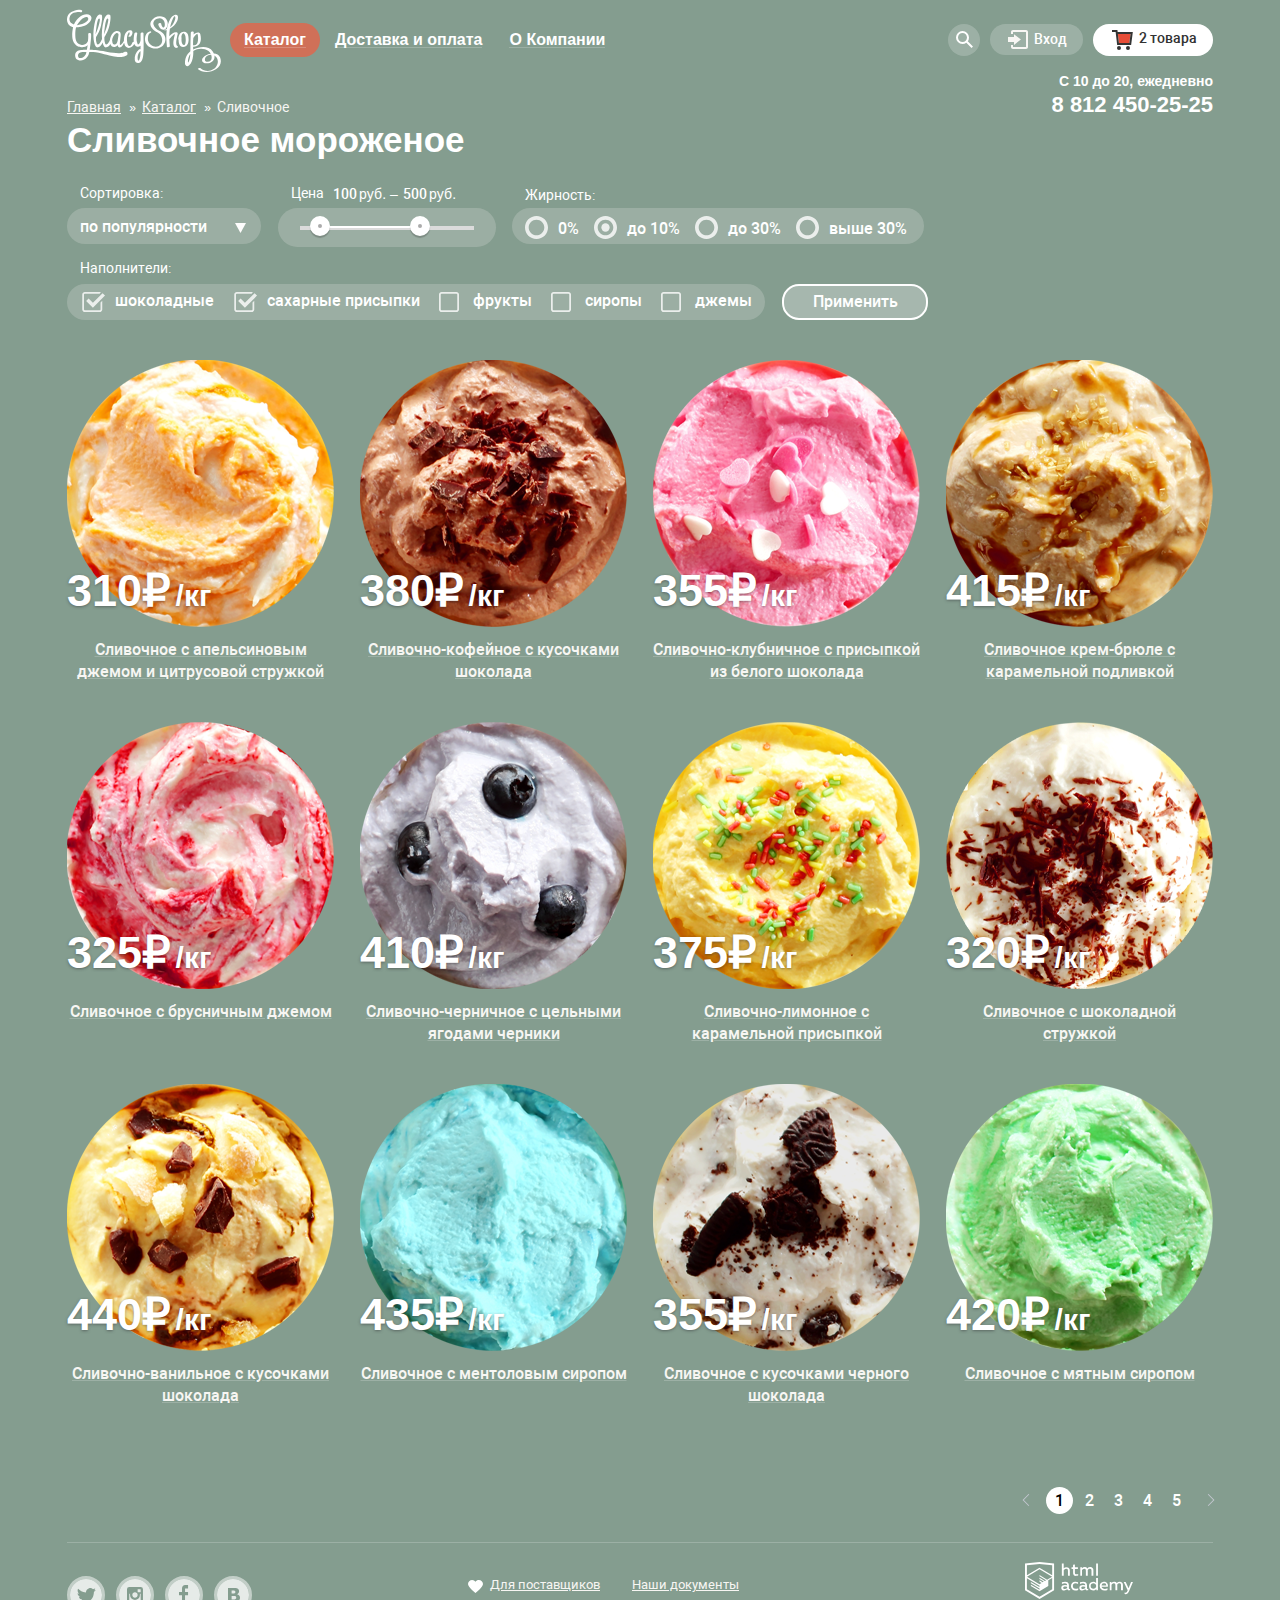
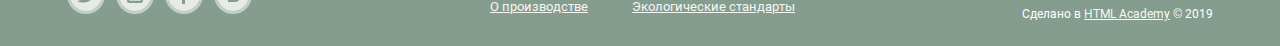
<file: catalog.html>
<!DOCTYPE html>
<html lang="ru">
<head>
    <meta charset="utf-8">
    <link href="https://fonts.googleapis.com/css?family=Roboto:400,500,700&display=swap&subset=cyrillic" rel="stylesheet">
    <link rel="stylesheet" href="css/normalize.css">
    <link rel="stylesheet" href="css/style.min.css">
    <link rel="icon" href="#">
    <title>HTML Academy: Глейси-Каталог продукции</title>
</head>

<body>

<header class="container header">
    <nav class="header_menu">
        <a class="header-logo" href="index.html"><img src="img/icon/logo.svg" width="154" height="64" alt="Логотип Глэйси!"></a>
        <ul class="header-navigation">
            <li class="header-menu_item header-item-dropdown page-current">
                <a class="header-link button-link" href="#">Каталог</a>
                <div class="dropdown menu-wrapper">
                    <ul class="dropdown-menu">
                        <li class="dropdown-item"><a class="dropdown-link" href="#">Новинки</a>
                        </li>
                        <li class="item-current dropdown-item"><a class="dropdown-link">Сливочное</a>
                        </li>
                        <li class="dropdown-item"><a class="dropdown-link" href="#">Щербеты</a>
                        </li>
                        <li class="dropdown-item"><a class="dropdown-link" href="#">Фруктовый лед</a>
                        </li>
                        <li class="dropdown-item"><a class="dropdown-link" href="#">Мелорин</a>
                        </li>
                    </ul>
                </div>
            </li>
            <li class="header-menu_item">
                <a class="header-link button-del" href="#">Доставка и оплата</a>
            </li>
            <li class="header-menu_item">
                <a class="header-link button-inf" href="#">О Компании</a>
            </li>
        </ul>
        <ul class="header-user_menu">
            <li class="user-links button header-item-dropdown search-button">
                <a class="button_drop-img button-user" href="#">
                    <svg class="svg-find" xmlns="http://www.w3.org/2000/svg" width="17" height="17" viewBox="0 0 17 17" fill="#fff">
                        <path d="M16.958 15.527L11.75 10.32A6.455 6.455 0 0 0 13 6.5 6.5 6.5 0 1 0 6.5 13a6.465 6.465 0 0 0 3.839-1.263l5.205 5.204 1.414-1.414zM6.5 11C4.019 11 2 8.981 2 6.5S4.019 2 6.5 2 11 4.019 11 6.5 8.981 11 6.5 11z"/>
                    </svg>
                </a>
                <form class="dropdown find">
                    <span class="form-drop">
                        <label class="visually-hidden" for="find-item">Поиск</label>
                        <input class="drop-find" id="find-item" type="search" name="find" placeholder="Крем-брюле">
                    </span>
                </form>
            </li>
            <li class="header-login button header-item-dropdown">
                <a class="button-login button-user" href="#">
                    <svg class="svg-login" xmlns="http://www.w3.org/2000/svg" width="21" height="19" viewBox="0 0 21 19" fill="#f8f7f4">
                        <path d="M6 14.875L12.917 9.5 6 4.125v2.917H-.042v4.917H6z"/>
                        <path d="M18 0H5C3.9 0 3 .9 3 2v2h2V2h13v15H5v-2H3v2c0 1.1.9 2 2 2h13c1.1 0 2-.9 2-2V2c0-1.1-.9-2-2-2z"/>
                    </svg>
                    <span class="login-enter">Вход</span>
                </a>
                <form class="login-form dropdown">
                    <fieldset class="login">
                        <p class="login-drop">
                            <label class="visually-hidden" for="user-login">e-mail</label>
                            <input class="login-icon-user" id="user-login" type="text" name="login" placeholder="email@example.com">
                        </p>
                        <p class="login-drop">
                            <label class="visually-hidden" for="user-password">Пароль</label>
                            <input class="login-icon-password" id="user-password" type="password" name="password" placeholder="••••••••">
                        </p>
                        <div class="button-form-wrapper">
                            <button class="button button-enter" aria-label="Войти на сайт">Войти</button>
                            <p class="login-help">
                                <a class="restore" href="#">Забыли пароль?</a>
                                <a class="registration" href="#">Новая регистрация</a>
                            </p>
                        </div>
                    </fieldset>
                </form>
            </li>
            <li class="header-buy button header-item-dropdown active-buy">
                <a class="button-user basket-button" href="#">
                    <img class="basket-img" src="img/icon/basket-red.svg" width="21" height="20" alt="Корзина">
                    <span class="basket-status">2 товара</span>
                </a>

                <form class="dropdown buy-drop">
                    <fieldset class="buy-form">
                        <table class="buy-table">
                            <tbody class="table-cart">
                            <tr class="buy-row">
                                <td class="row-item row-item-remove">
                                    <button class="item-close" aria-label="Удалить товар из корзины"></button>
                                </td>
                                <td class="row-item row-item-image">
                                    <img class="row-img" src="img/catalog/slivochnoe_small.png" width="33" height="33" alt="Пломбир с апельсиновым джемом">
                                </td>
                                <td class="row-item row-item-name">Пломбир с апельсиновым джемом</td>
                                <td class="row-item row-item-calculate">1,5 кг х 200 руб.</td>
                                <td class="row-item">300 руб.</td>
                            </tr>
                            <tr class="buy-row">
                                <td class="row-item row-item-remove">
                                    <button class="item-close" aria-label="Удалить товар из корзины"></button>
                                </td>
                                <td class="row-item row-item-image">
                                    <img class="row-img" src="img/catalog/sliv-klub_small.png" width="33" height="33" alt="Клубничный пломбир с присыпкой  из белого шоколада">
                                </td>
                                <td class="row-item row-item-name">Клубничный пломбир с присыпкой из белого шоколада</td>
                                <td class="row-item row-item-calculate">1,5 кг х 300 руб.</td>
                                <td class="row-item">450 руб.</td>
                            </tr>
                            <tr class="buy-row-price">
                                <td class="row-item final-price" colspan="5">Итого: 750 руб</td>
                            </tr>
                            </tbody>
                        </table>
                        <button class="buy-button" type="button" aria-label="Оформить заказ">Оформить заказ</button>
                    </fieldset>
                </form>
            </li>

        </ul>
    </nav>
    <p class="header-call">С 10 до 20, ежедневно<br>
        <a href="tel:+88124502525" class="call-number">8 812 450-25-25</a>
    </p>
</header>


<main class="main">

    <section class="container filters">
        <ul class="breadcrumbs">
            <li class="breadcrumbs-list"><a href="index.html">Главная</a></li>
            <li class="breadcrumbs-list"><a href="#">Каталог</a></li>
            <li class="breadcrumbs-list"><a>Сливочное</a></li>
        </ul>
        <h1 class="inner-title">Сливочное мороженое</h1>
        <h2 class="visually-hidden">Фильтр</h2>
        <form class="filters-form">
            <div class="filter-first-line">
                <fieldset class="fieldset-filters">
                    <div class="filter-option filter-sort">
                        <label for="sort">Сортировка:</label>
                        <select id="sort" class="sort" name="sort" aria-label="Сортировка товаров">
                            <option value="populary" selected>по популярности</option>
                            <option value="inexpensive">сначала недорогие</option>
                            <option value="expensive">сначала дорогие</option>
                            <option value="flat">по жирности</option>
                        </select>
                        <svg xmlns="http://www.w3.org/2000/svg" width="11" height="10" viewBox="0 0 11 10">
                            <path fill="#FFF" d="M5.5 10L0 0h11"/>
                        </svg>
                    </div>
                </fieldset>
                <fieldset class="fieldset-filters fieldset-filters_price">
                    <div class="filter-title">Цена</div>
                    <div class="fieldset-filters-wrapper">
                        <div class="filter-range">
                            <div class="range-controls">
                                <div class="scale">
                                    <div class="bar"></div>
                                </div>
                                <div class="range-toggle range-toggle-min"></div>
                                <label class="min-price"><input type="text" name="min-price" value="100" aria-label="Минимальная цена">руб.</label>
                                <div class="range-toggle range-toggle-max"></div>
                                <label class="max-price"><input type="text" name="max-price" value="500" aria-label="Максимальная цена">руб.</label>
                            </div>
                        </div>
                    </div>
                </fieldset>
                <fieldset class="fieldset-filters">
                    <div class="filter-option filter-fat">
                        <p>Жирность:</p>
                        <span class="fat-parameter">
                        <input id="r-1" class="filter-input-radio visually-hidden" type="radio" name="fat" value="0" aria-label="Жирность 0%">
                        <label for="r-1" class="label-radio">0%</label>

                        <input id="r-2" class="filter-input-radio visually-hidden" type="radio" name="fat" value="less-10" checked aria-label="Жирность до 10%">
                        <label for="r-2">до 10%</label>

                        <input id="r-3" class="filter-input-radio visually-hidden" type="radio" name="fat" value="less-30" aria-label="Жирность до 30%">
                        <label for="r-3">до 30%</label>

                        <input id="r-4" class="filter-input-radio visually-hidden" type="radio" name="fat" value="more 30" aria-label="Жирность выше 30%">
                        <label for="r-4">выше 30%</label>
                    </span>
                    </div>
                </fieldset>
            </div>
            <div class="filter-second-line">
                <fieldset class="fieldset-filters">
                    <div class="filter-option filter-topping">
                        <p>Наполнители:</p>
                        <span class="topping-item">
                            <input id="ch-1" class="filter-input-checkbox visually-hidden" type="checkbox" name="choco" value="choco" checked aria-label="Шоколадный наполнитель">
                            <label for="ch-1">шоколадные</label>

                            <input id="ch-2" class="filter-input-checkbox visually-hidden" type="checkbox" name="sugar" value="sugar" checked aria-label="Сахарные присыпки">
                            <label for="ch-2">сахарные присыпки</label>

                            <input id="ch-3" class="filter-input-checkbox visually-hidden" type="checkbox" name="fruits" value="fruits" aria-label="Фрукты">
                            <label for="ch-3">фрукты</label>

                            <input id="ch-4" class="filter-input-checkbox visually-hidden" type="checkbox" name="syrop" value="syrop" aria-label="Сиропы">
                            <label for="ch-4">сиропы</label>

                            <input id="ch-5" class="filter-input-checkbox visually-hidden" type="checkbox" name="jam" value="jam" aria-label="Джемы">
                            <label for="ch-5">джемы</label>
                        </span>
                    </div>
                </fieldset>
                <button class="button-apply" type="submit" name="apply" aria-label="Применить фильтры">Применить</button>
            </div>
        </form>
    </section>
    <section class="container catalog">
        <ul class="catalog-list catalog-list_main">
            <li class="catalog-item">
                <div class="hover-item">
                    <a class="catalog-img" href="#">
                        <img class="img-item" src="img/catalog/slivochnoe.png" width="267" height="267" alt="Сливочное с апельсиновым джемом и цитрусовой стружкой"></a>
                    <p class="catalog-item-price">310₽
                        <span class="catalog-item-wt"> /кг</span>
                    </p>
                    <a class="catalog-item-name" href="#">Сливочное с апельсиновым джемом и цитрусовой стружкой</a>
                    <a href="#" class="button fast-view">Быстрый просмотр</a>
                </div>
            </li>
            <li class="catalog-item">
                <div class="hover-item">
                    <a class="catalog-img" href="#">
                        <img class="img-item" src="img/catalog/sliv-shok.png" width="267" height="267" alt="Сливочно-кофейное с кусочками шоколада"></a>
                    <p class="catalog-item-price">380₽
                        <span class="catalog-item-wt"> /кг</span>
                    </p>
                    <a class="catalog-item-name" href="#">Сливочно-кофейное с кусочками шоколада </a>
                    <a href="#" class="button fast-view">Быстрый просмотр</a>
                </div>
            </li>
            <li class="catalog-item">
                <div class="hover-item">
                    <a class="catalog-img" href="#">
                        <img class="img-item" src="img/catalog/sliv-klub.png" width="267" height="267" alt="Сливочно-клубничное с присыпкой из белого шоколада"></a>
                    <p class="catalog-item-price">355₽
                        <span class="catalog-item-wt"> /кг</span>
                    </p>
                    <a class="catalog-item-name" href="#">Сливочно-клубничное с присыпкой из белого шоколада</a>
                    <a href="#" class="button fast-view">Быстрый просмотр</a>
                </div>
            </li>
            <li class="catalog-item">
                <div class="hover-item">
                    <a class="catalog-img" href="#">
                        <img class="img-item" src="img/catalog/krem-brule.png" width="267" height="267" alt="Сливочное крем-брюле с карамельной подливкой"></a>
                    <p class="catalog-item-price">415₽
                        <span class="catalog-item-wt"> /кг</span>
                    </p>
                    <a class="catalog-item-name" href="#">Сливочное крем-брюле с карамельной подливкой</a>
                    <a href="#" class="button fast-view">Быстрый просмотр</a>
                </div>
            </li>
            <li class="catalog-item">
                <div class="hover-item">
                    <a class="catalog-img" href="#">
                        <img class="img-item" src="img/catalog/sliv-brus.png" width="267" height="267" alt="Сливочное с брусничным джемом"></a>
                    <p class="catalog-item-price">325₽
                        <span class="catalog-item-wt">/кг</span>
                    </p>
                    <a class="catalog-item-name" href="#">Сливочное с брусничным джемом</a>
                    <a href="#" class="button fast-view">Быстрый просмотр</a>
                </div>
            </li>
            <li class="catalog-item">
                <div class="hover-item">
                    <a class="catalog-img" href="#">
                        <img class="img-item" src="img/catalog/sliv-chern.png" width="267" height="267" alt="Сливочно-черничное с цельными ягодами черники"></a>
                    <p class="catalog-item-price">410₽
                        <span class="catalog-item-wt">/кг</span>
                    </p>
                    <a class="catalog-item-name" href="#">Сливочно-черничное с цельными ягодами черники</a>
                    <a href="#" class="button fast-view">Быстрый просмотр</a>
                </div>

            </li>
            <li class="catalog-item">
                <div class="hover-item">
                    <a class="catalog-img" href="#">
                        <img class="img-item" src="img/catalog/sliv-lemon.png" width="267" height="267" alt="Сливочно-лимонное с карамельной присыпкой"></a>
                    <p class="catalog-item-price">375₽
                        <span class="catalog-item-wt">/кг</span>
                    </p>
                    <a class="catalog-item-name" href="#">Сливочно-лимонное с карамельной присыпкой</a>
                    <a href="#" class="button fast-view">Быстрый просмотр</a>
                </div>

            </li>
            <li class="catalog-item">
                <div class="hover-item">
                    <a class="catalog-img" href="#">
                        <img class="img-item" src="img/catalog/sliv-shokstrujka.png" width="267" height="267" alt="Сливочное с шоколадной стружкой"></a>
                    <p class="catalog-item-price">320₽
                        <span class="catalog-item-wt">/кг</span>
                    </p>
                    <a class="catalog-item-name" href="#">Сливочное с шоколадной стружкой</a>
                    <a href="#" class="button fast-view">Быстрый просмотр</a>
                </div>

            </li>
            <li class="catalog-item">
                <div class="hover-item">
                    <a class="catalog-img" href="#">
                        <img class="img-item" src="img/catalog/sliv-vanil.png" width="267" height="267" alt="Сливочно-ванильное с кусочками шоколада"></a>
                    <p class="catalog-item-price">440₽
                        <span class="catalog-item-wt">/кг</span>
                    </p>
                    <a class="catalog-item-name" href="#">Сливочно-ванильное с кусочками шоколада</a>
                    <a href="#" class="button fast-view">Быстрый просмотр</a>
                </div>

            </li>
            <li class="catalog-item">
                <div class="hover-item">
                    <a class="catalog-img" href="#">
                        <img class="img-item" src="img/catalog/sliv-mentol.png" width="267" height="267" alt="Сливочноe с ментоловым сиропом"></a>
                    <p class="catalog-item-price">435₽
                        <span class="catalog-item-wt">/кг</span>
                    </p>
                    <a class="catalog-item-name" href="#">Сливочноe с ментоловым сиропом</a>
                    <a href="#" class="button fast-view">Быстрый просмотр</a>
                </div>

            </li>
            <li class="catalog-item">
                <div class="hover-item">
                    <a class="catalog-img" href="#">
                        <img class="img-item" src="img/catalog/sliv-shokkusok.png" width="267" height="267" alt="Сливочное с кусочками черного шоколада"></a>
                    <p class="catalog-item-price">355₽
                        <span class="catalog-item-wt">/кг</span>
                    </p>
                    <a class="catalog-item-name" href="#">Сливочное с кусочками черного шоколада</a>
                    <a href="#" class="button fast-view">Быстрый просмотр</a>
                </div>

            </li>
            <li class="catalog-item">
                <div class="hover-item">
                    <a class="catalog-img" href="#">
                        <img class="img-item" src="img/catalog/sliv-myata.png" width="267" height="267" alt="Сливочное с мятным сиропом"></a>
                    <p class="catalog-item-price">420₽
                        <span class="catalog-item-wt">/кг</span>
                    </p>
                    <a class="catalog-item-name" href="#">Сливочное с мятным сиропом</a>
                    <a href="#" class="button fast-view">Быстрый просмотр</a>
                </div>

            </li>
        </ul>
        <div class="container container-pagination">
            <ul class="pagination-list">

                <li class="pagination-item pagination-prev">
                    <a class="pagination-item prev" aria-label="Предыдущий лист товаров"></a>
                </li>
                <li class="pagination-item pagination-item-current pagination-tap">
                    <span>1</span>
                </li>
                <li class="pagination-item pagination-tap">
                    <a href="#" aria-label="Второй лист товаров">2</a>
                </li>
                <li class="pagination-item pagination-tap">
                    <a href="#" aria-label="Третий лист товаров">3</a>
                </li>
                <li class="pagination-item pagination-tap">
                    <a href="#" aria-label="Четвертый лист товаров">4</a>
                </li>
                <li class="pagination-item pagination-tap">
                    <a href="#" aria-label="Пятый лист товаров">5</a>
                </li>
                <li class="pagination-item pagination-next">
                    <a class="pagination-item next" href="#" aria-label="Следующий лист товаров"></a>
                </li>
            </ul>

        </div>
    </section>

</main>

<footer class="container footer">
    <nav class="footer-navigation">
        <ul class="footer-social">
            <li class="social_item-link"><a class="footer-social_item" href="#" aria-label="Наш Твиттер">
                <svg class="svg-footer-social" xmlns="http://www.w3.org/2000/svg" width="32" height="32" viewBox="0 0 32 32">
                    <g>
                        <path d="M16 0C7.164 0 0 7.164 0 16c0 8.837 7.164 16 16 16 8.837 0 16-7.163 16-16 0-8.836-7.163-16-16-16zm7.944 12.809c-.251 6.516-3.463 10.832-10.992 10.702h-.486c-.447 0-4.543-.443-5.344-1.823 2.479.19 4.247-.406 5.12-1.136-1.048-.289-2.923-.461-3.251-2.848.384.104.618.221 1.299.113-1.307-.824-2.758-1.519-2.679-3.643.311.317 1.164.518 1.46.457-.768-.233-2.149-3.244-.974-4.781 1.984 1.79 4.075 3.482 7.804 3.643.227-2.214 1.24-3.699 3.168-4.325 1.84-.479 3.255.26 3.901 1.138.737-.224 1.453-.466 2.193-.685-.004.833-.569 1.463-.935 1.709.747.165 1.423-.475 1.423-.475-.184.963-1.094 1.725-1.707 1.954z"/>
                    </g>
                </svg>
            </a>
            </li>
            <li class="social_item-link"><a class="footer-social_item" href="#" aria-label="Наш Инстаграмм">
                <svg class="svg-footer-social" xmlns="http://www.w3.org/2000/svg" width="32" height="32" viewBox="0 0 32 32">
                    <g>
                        <path d="M20.916 16a4.938 4.938 0 1 1-9.877 0c0-.394.051-.773.138-1.14h-.897v6.838h11.396V14.86h-.897c.086.367.137.746.137 1.14z"/>
                        <path d="M15.978 18.659c1.466 0 2.659-1.193 2.659-2.659s-1.193-2.659-2.659-2.659c-1.466 0-2.659 1.193-2.659 2.659s1.192 2.659 2.659 2.659zM18.637 10.302h3.039v3.039h-3.039z"/>
                        <path d="M16 0C7.164 0 0 7.164 0 16c0 8.837 7.164 16 16 16 8.837 0 16-7.163 16-16 0-8.836-7.163-16-16-16zm7.955 21.698a2.285 2.285 0 0 1-2.279 2.279H10.279A2.285 2.285 0 0 1 8 21.698V10.302a2.286 2.286 0 0 1 2.279-2.279h11.396a2.286 2.286 0 0 1 2.279 2.279v11.396z"/>
                    </g>
                </svg>

            </a>
            </li>
            <li class="social_item-link"><a class="footer-social_item" href="#" aria-label="Наш Фейсбук">
                <svg class="svg-footer-social" xmlns="http://www.w3.org/2000/svg" width="32" height="32" viewBox="0 0 32 32">
                    <path d="M16 0C7.164 0 0 7.163 0 16s7.164 16 16 16c8.837 0 16-7.164 16-16S24.837 0 16 0zm4.062 9.455h-3.021v3.444h3.021v3.445h-3.021v8.61H14.02v-8.61H11v-3.445h3.021V9.455c0-1.902 1.353-3.445 3.021-3.445h3.021v3.445z"/>
                </svg>

            </a>
            </li>
            <li class="social_item-link"><a class="footer-social_item" href="#" aria-label="Наш ВК">
                <svg class="svg-footer-social" xmlns="http://www.w3.org/2000/svg" width="32" height="32" viewBox="0 0 32 32">
                    <g>
                        <path d="M16.637 14.495c.402-.019.719-.082.951-.188.326-.145.54-.33.641-.559.101-.229.15-.496.15-.797 0-.232-.058-.465-.174-.697-.116-.232-.322-.405-.617-.517-.264-.1-.592-.155-.984-.165a76.242 76.242 0 0 0-1.652-.014h-.339v2.965h.565c.571 0 1.057-.009 1.459-.028zM18.118 17.084c-.282-.081-.672-.125-1.166-.132a127.97 127.97 0 0 0-1.55-.009h-.79v3.493h.264c1.014 0 1.74-.003 2.18-.009a3.2 3.2 0 0 0 1.212-.245c.377-.157.633-.364.774-.625s.214-.562.214-.9c0-.446-.088-.788-.261-1.03-.17-.241-.464-.423-.877-.543z"/>
                        <path d="M16 0C7.164 0 0 7.164 0 16c0 8.837 7.164 16 16 16 8.837 0 16-7.163 16-16 0-8.836-7.163-16-16-16zm6.602 20.531a3.73 3.73 0 0 1-1.124 1.327c-.552.415-1.161.71-1.823.886s-1.501.264-2.519.264h-6.121V8.987h5.443c1.13 0 1.957.038 2.48.113a5.126 5.126 0 0 1 1.561.5c.533.27.929.632 1.189 1.087.26.455.392.975.392 1.558 0 .678-.179 1.278-.536 1.795-.358.518-.863.92-1.517 1.208v.075c.917.182 1.642.559 2.179 1.13.537.571.807 1.325.807 2.261 0 .678-.138 1.283-.411 1.817z"/>
                    </g>
                </svg>

            </a>
            </li>
        </ul>
        <ul class="navigation-list">
            <li class="navigation-item navigation-delivery link-hover"><a class="delivery-link" href="#" aria-label="Информация для поставщиков">Для поставщиков</a></li>
            <li class="navigation-item link-hover"><a class="delivery-link" href="#" aria-label="О производстве">О производстве</a></li>
            <li class="navigation-item link-hover"><a class="delivery-link" href="#" aria-label="Наши документы">Наши документы</a></li>
            <li class="navigation-item link-hover"><a class="delivery-link" href="#" aria-label="Экологические стандарты">Экологические стандарты</a></li>
        </ul>
        <div class="footer-copy">
            <a href="https://htmlacademy.ru" class="footer-logo">
                <svg id="Layer_1" data-name="Layer 1" xmlns="http://www.w3.org/2000/svg" viewBox="0 0 108.08 36.85" fill="#fff" width="108" height="39"><title>logo-htmlacademy-small1</title>
                    <path d="M44.61,26.88a2,2,0,0,0,.55-0.1v1.33a3.25,3.25,0,0,1-1.18.21,1.67,1.67,0,0,1-1.67-1,4.84,4.84,0,0,1-3.14,1.08c-1.51,0-2.91-.83-2.91-2.55,0-2.13,2-2.79,3.71-2.79a11.08,11.08,0,0,1,2.17.25v-0.3c0-1-.76-1.77-2.19-1.77a7.42,7.42,0,0,0-3,.64v-1.7a10.21,10.21,0,0,1,3.19-.55c2.36,0,3.81,1.12,3.81,3.65v3a0.54,0.54,0,0,0,.49.59h0.17Zm-6.44-1.13A1.35,1.35,0,0,0,39.63,27h0.11a3.39,3.39,0,0,0,2.41-1V24.58a9.72,9.72,0,0,0-1.81-.21c-1,0-2.16.33-2.16,1.38h0Zm12.36-6.11a5,5,0,0,1,2.57.64V22a4.08,4.08,0,0,0-2.3-.7,2.75,2.75,0,1,0,0,5.49,5,5,0,0,0,2.43-.64v1.71a6.27,6.27,0,0,1-2.76.57A4.21,4.21,0,0,1,46,24.51q0-.21,0-0.41a4.32,4.32,0,0,1,4.18-4.46h0.38Zm12.17,7.24a2,2,0,0,0,.55-0.1v1.33a3.25,3.25,0,0,1-1.18.21,1.67,1.67,0,0,1-1.67-1,4.84,4.84,0,0,1-3.14,1.08c-1.51,0-2.91-.83-2.91-2.55,0-2.13,2-2.79,3.71-2.79a11.08,11.08,0,0,1,2.17.25v-0.3c0-1-.76-1.77-2.19-1.77a7.42,7.42,0,0,0-3,.64v-1.7a10.21,10.21,0,0,1,3.19-.55c2.36,0,3.81,1.12,3.81,3.65v3a0.54,0.54,0,0,0,.49.59h0.17Zm-6.44-1.13A1.35,1.35,0,0,0,57.73,27h0.11a3.39,3.39,0,0,0,2.41-1V24.58a9.72,9.72,0,0,0-1.81-.21c-1.06,0-2.16.33-2.16,1.38h0ZM73,16V28.2H71.35V26.88a3.88,3.88,0,0,1-3.19,1.54,4.4,4.4,0,0,1,0-8.78,3.81,3.81,0,0,1,3,1.3V16H73Zm-4.53,5.22a2.76,2.76,0,1,0,0,5.52A2.86,2.86,0,0,0,71.15,25V23A2.91,2.91,0,0,0,68.49,21.27ZM79,19.64c3.31,0,4.46,2.68,3.92,5.09H76.7c0.21,1.5,1.67,2.11,3.19,2.11a6.11,6.11,0,0,0,2.64-.59v1.6a7.14,7.14,0,0,1-3,.57C77,28.42,74.78,27,74.78,24a4.18,4.18,0,0,1,4-4.39H79Zm0.09,1.54a2.28,2.28,0,0,0-2.44,2.1v0.06H81.3A2,2,0,0,0,79.13,21.18Zm5.73,7V19.87h1.65v1a3.81,3.81,0,0,1,2.78-1.27A2.86,2.86,0,0,1,91.89,21a4.12,4.12,0,0,1,2.91-1.33A3.06,3.06,0,0,1,98,23V28.2h-1.9V23.05a1.59,1.59,0,0,0-1.42-1.75H94.42a2.8,2.8,0,0,0-2.07,1.12V28.2h-1.9V23.05A1.59,1.59,0,0,0,89,21.31H88.8a3,3,0,0,0-2.21,1.29v5.63H84.86Zm21.31-8.33h1.9l-3.91,9.46c-0.9,2.17-2.09,2.86-3.35,2.86a4.76,4.76,0,0,1-1.1-.14V30.46a2.86,2.86,0,0,0,.85.12c0.9,0,1.58-.64,2.07-1.9l0.17-.42-4-8.4h2l2.86,6.29ZM38.73,1.46V6.22a3.81,3.81,0,0,1,2.7-1.14,3.25,3.25,0,0,1,3.44,3.4v5.15H43V8.72a1.81,1.81,0,0,0-1.61-2h-0.3a2.93,2.93,0,0,0-2.32,1.39v5.52h-1.9V1.46h1.9ZM49.94,2.31v3h3V6.91h-3v3.81c0,1.1.5,1.46,1.58,1.46a4.49,4.49,0,0,0,1.69-.33v1.6A6.8,6.8,0,0,1,51,13.8a2.55,2.55,0,0,1-2.86-2.74V6.89H46.58V5.26h1.5V2.74Zm5.4,11.31V5.28H57v1A3.81,3.81,0,0,1,59.77,5a2.86,2.86,0,0,1,2.6,1.33A4.12,4.12,0,0,1,65.28,5,3.06,3.06,0,0,1,68.44,8.4v5.21h-1.9V8.46a1.59,1.59,0,0,0-1.42-1.75H64.89a2.8,2.8,0,0,0-2.07,1.12v5.78h-1.9V8.46A1.59,1.59,0,0,0,59.5,6.71H59.27A3,3,0,0,0,57.06,8v5.63H55.34ZM71.17,1.45H73V13.6H71.17V1.45ZM14.71,0H14.55L0,1.54V28.21l14.55,8.66,14.55-8.66V1.54Zm12.5,27.1L14.55,34.64,1.9,27.12V16.18l12.59,7.5V25L5.86,19.9v1.31l8.68,5.21v1.39L5.87,22.65V24l8.68,5.21,8.75-5.24V18.31L27.2,16V27.12Zm0-12.53-3.48,2-1.6,1L14.51,13v1.31L21,18.23H21l-0.14.09-1,.54-5.37-3.2V17l4.24,2.52-1,.67-3.2-1.9v1.31l2.1,1.24L14.5,22.1,2,14.65,14.51,7.11Zm0-1.32L14.49,5.76,1.91,13.25v-10L14.56,1.92,27.21,3.25v10h0Z"
                          transform="translate(0 -0.02)"/>
                </svg>
            </a>
            <span class="developer-link">Сделано в <a class="" href="https://htmlacademy.ru" aria-label="Ссылка на сайт HTML академии">HTML Academy</a> © 2019</span>
        </div>
    </nav>
</footer>

</body>
</html>
</file>
<file: css/style.min.css>
@font-face{font-family:Roboto;src:url("../fonts/Roboto Bold_700.woff2") format("woff2");font-weight:700}@font-face{font-family:Roboto;src:url("../fonts/Roboto Medium_500.woff2") format("woff2");font-weight:500}@font-face{font-family:Roboto;src:url('../fonts/Roboto Regular_400.woff2') format("woff2");font-weight:400}.visually-hidden:not(:focus):not(:active){position:absolute;width:1px;height:1px;margin:-1px;border:0;padding:0;white-space:nowrap;-webkit-clip-path:inset(100%);clip-path:inset(100%);clip:rect(0 0 0 0);overflow:hidden}html{-webkit-box-sizing:border-box;box-sizing:border-box}*,::before,::after{-webkit-box-sizing:inherit;box-sizing:inherit}.content-box-component{-webkit-box-sizing:content-box;box-sizing:content-box}body{font-family:Roboto,"Tahoma",sans-serif;font-size:16px;font-weight:700;line-height:22px;background-color:#849d8f;color:#fff}img{max-width:100%;height:auto}.container{width:1200px;padding:0 27px;margin:0 auto;-webkit-box-sizing:border-box;box-sizing:border-box}.button{background-color:inherit;color:#fff;font-size:14px;-webkit-box-sizing:border-box;box-sizing:border-box;display:inline-block;vertical-align:center;width:auto;padding:6px 0;text-align:center;border:0;border-radius:20px}.dropdown{padding:0;margin:0;position:absolute;display:none;font-size:16px;line-height:18px;font-weight:700;border-radius:5px}.basket-button{display:inline-block;text-decoration:none;text-align:center}.basket-status{position:relative;bottom:7px;left:3px}.header-user_menu .basket-status,.hover-item a{color:#f7f6f3}.header{position:relative}.header-index{z-index:3}.header-logo{margin-right:9px;padding-top:9px}.header_menu{position:relative;display:-webkit-box;display:-ms-flexbox;display:flex;-ms-flex-wrap:wrap;flex-wrap:wrap;-webkit-box-align:center;-ms-flex-align:center;align-items:center}.header-menu_item{position:relative;padding:0;padding:9px 14px;border-radius:20px}.menu_item-active{background-color:#d07058}.menu_item-active a{border:none}.header-menu_item:last-child{margin-left:-2px}.header-menu_item:hover{background-color:#f7f6f3}.header-menu_item:hover .header-link{border-bottom:none;color:#323232}.header-navigation{margin:0;padding:0;font-size:16px;line-height:15px;width:670px;-webkit-box-align:center;-ms-flex-align:center;align-items:center;list-style:none;display:-webkit-box;display:-ms-flexbox;display:flex;-ms-flex-wrap:wrap;flex-wrap:wrap}.dropdown-menu{padding:0;width:auto;text-decoration:none;list-style:none;border-radius:5px}.header-menu_item:not(:last-child){margin-right:1px}.header-link{display:block;color:inherit;text-decoration:none;border-bottom:1px solid rgba(255,255,255,0.2)}.page-current{background-color:#d07058}.header-menu_item:focus-within{background-color:#f7f6f3}.header-menu_item:focus-within a{color:#323232}.menu-wrapper{padding-top:12px;margin-left:-20px;-webkit-box-shadow:0 20px 20px 0 rgba(0,0,0,0.4);box-shadow:0 20px 20px 0 rgba(0,0,0,0.4)}.header-link .dropdown-item:focus-within,.header-link .dropdown:hover{display:block;z-index:2;opacity:1}.dropdown-menu .item-current{background-color:#d07058;border-radius:5px}.header-user_menu li:focus-within{background-color:rgba(255,255,255,1)}.header-user_menu,.button-link:hover{color:#323232}.now-link{color:#fff;padding:6px;text-align:center;border-radius:20px;width:88px;text-decoration:none;background-color:#d07058}.button-del,.button-inf{margin:0;text-decoration:none;line-height:15px}.button-inf:hover,.button-del:hover{color:#323232}.header-user_menu{min-width:245px;display:-webkit-box;display:-ms-flexbox;display:flex;margin:0;margin-left:auto;padding:0;list-style:none;-webkit-box-align:center;-ms-flex-align:center;align-items:center}.header-user_menu li:hover{background-color:#f8f7f4}.header-user_menu li{margin-right:10px;position:relative;background-color:rgba(255,255,255,0.2)}.header-user_menu li:last-child{margin-right:0}.dropdown-menu li:first-child{position:relative;padding:10px 0 15px 20px;font-weight:700;border-radius:5px 5px 0 0;width:143px}.dropdown-menu li:first-child::before{position:absolute;content:" ";width:128px;height:1px;background-color:#d1d0ce;top:37px;left:6px}.dropdown-menu li:last-child{padding-top:4px;padding-bottom:13px;border-radius:0 0 5px 5px;border:none}.dropdown-item{padding:6px 0 10px 20px;background-color:#f8f7f4;font-weight:400;font-size:14px;line-height:16px;width:143px}.dropdown-item:hover{background-color:#fbded8}.dropdown-item:active,.dropdown-item:focus{background-color:#f6b5a5}.active-page{background-color:#d07058}.dropdown-link{width:auto;color:#323232;text-decoration:none}.header-login{color:#fff;font-weight:500;font-size:14px;line-height:9px;padding-left:18px;padding-right:18px}.login{padding:20px 15px 14px 20px;border:none;margin:0;width:276px;min-height:214px;border-radius:5px;background-color:#f8f7f4}.login-help{margin:0;text-align:left}.login-form{width:276px;height:214px;right:0;padding-top:20px}.button-form-wrapper{display:-webkit-box;display:-ms-flexbox;display:flex;-webkit-box-pack:justify;-ms-flex-pack:justify;justify-content:space-between;min-width:237px}.login-form input:hover{border:1px solid #c7c6c5;border-radius:5px}.login-form:focus,.login-form:focus-within{z-index:350;opacity:1}.login-drop{margin:0;margin-bottom:20px}.login-form > p{padding:0;margin:0;width:100%}.header-login:hover .login-form{top:15px;display:block;opacity:1;width:274px;min-height:214px;-webkit-box-shadow:0 20px 20px 0 rgba(0,0,0,0.4);box-shadow:0 20px 20px 0 rgba(0,0,0,0.4)}.login-form:hover{color:#323232;display:block;z-index:800;border-radius:6px;-webkit-box-shadow:0 20px 20px 0 rgba(0,0,0,0.4);box-shadow:0 20px 20px 0 rgba(0,0,0,0.4);right:0;top:34px}.login-form input[type="text"]{-webkit-box-sizing:border-box;box-sizing:border-box;width:100%;font:inherit;color:#999;text-transform:inherit;font-size:14px;line-height:24px;font-weight:400;padding:12px;padding-top:11px}.login-form input[type="password"]{-webkit-box-sizing:border-box;box-sizing:border-box;width:100%;font:inherit;color:#999;text-transform:inherit;font-size:10px;line-height:24px;font-weight:400;padding:12px;padding-top:9px}.login-icon-password,.login-icon-user{height:44px;width:241px;border-radius:5px;border:1px solid #d3d3d2}.restore,.registration{display:block;font-size:13px;line-height:21px;color:#000;font-weight:400}.restore:hover,.registration:hover{color:#ffbc9e}.button-login{color:#fff;text-decoration:none}.button-enter{-ms-flex-negative:0;flex-shrink:0;max-height:45px;width:100px;background:#e84e37;text-shadow:0 2px 5px rgba(160,32,11,0.76);background:-webkit-gradient(linear,left top,left bottom,from(#f26843),to(#e74a35));background:-o-linear-gradient(top,#f26843 0%,#e74a35 100%);background:linear-gradient(to bottom,#f26843 0%,#e74a35 100%);font-size:18px;line-height:24px;font-weight:700;padding-bottom:10px;padding-top:12px}.button-enter:hover{background:-webkit-gradient(linear,left top,left bottom,from(#f58669),to(#ec6f5e));background:-o-linear-gradient(top,#f58669 0%,#ec6f5e 100%);background:linear-gradient(to bottom,#f58669 0%,#ec6f5e 100%);-webkit-box-shadow:0 2px 2px rgba(172,16,0,1);box-shadow:0 2px 2px rgba(172,16,0,1)}.button-enter:active{background:-webkit-gradient(linear,left top,left bottom,from(#d84732),to(#e1613e));background:-o-linear-gradient(top,#d84732 0%,#e1613e 100%);background:linear-gradient(to bottom,#d84732 0%,#e1613e 100%);-webkit-box-shadow:inset 0 2px 2px rgba(172,16,0,1);box-shadow:inset 0 2px 2px rgba(172,16,0,1);outline:none}.header-login:hover svg,.header-login:hover .login-enter{fill:#323232;color:#323232}.login-enter{position:relative;bottom:5px;left:2px}.svg-login{position:relative}.header-buy{color:#fff;font-weight:500;font-size:14px;line-height:9px;padding-left:19px;padding-right:19px;background-color:#f7f6f3}.header-buy:hover{background-color:rgba(255,255,255,1)}.header-buy:hover .buy-drop{display:block;opacity:1;z-index:1}.header-buy:focus-within .basket-status{color:#323232}.header-buy .buy-drop:focus,.header-buy .buy-drop:focus-within{display:block;z-index:100;opacity:1}.header-item-dropdown:hover .dropdown{display:block;opacity:1;z-index:500}.header-item-dropdown:focus-within .dropdown,.dropdown:hover{display:block;opacity:1;z-index:500}.header-item-dropdown:focus-within svg{fill:#323232}.header-user_menu .active-buy{background-color:rgba(255,255,255,1)}.active-buy .basket-status{color:#323232}.item-close{width:11px;height:11px;background-color:transparent;background-image:url(../img/icon/cross-small.svg);background-repeat:no-repeat;border:none}.buy-drop{font-size:13px;line-height:16px;-webkit-box-sizing:border-box;box-sizing:border-box;margin:0;padding:0;display:none;border:none;width:540px;right:0;z-index:1;padding-top:20px;top:15px}.buy-form{margin:0;border:none;min-height:240px;background-color:#f8f7f4;border-radius:5px;padding:15px 14px;padding-right:15px;padding-bottom:20px}.buy-table{margin-bottom:12px;font-size:13px;line-height:16px;font-weight:400;color:#323232;border-collapse:collapse;border:none;border-color:transparent;background-color:#f8f7f4;width:100%;border-radius:5px 5px 0 0;position:relative}.row-item-remove{margin-right:7px}.row-item-image{margin-top:4px;margin-left:4px;margin-right:11px}.row-item-name{margin-right:27px;width:220px;text-align:left;padding-top:14px;-ms-flex-item-align:start;align-self:flex-start}.row-item-calculate{margin-right:24px;text-align:left}.buy-row-price{position:relative}.buy-table:before{position:absolute;content:" ";bottom:32px;left:0;background-color:#cacac7;width:100%;height:1px}.table-cart .buy-row{display:-webkit-box;display:-ms-flexbox;display:flex;-webkit-box-align:center;-ms-flex-align:center;align-items:center;margin-bottom:9px}.final-price{font-size:15px;line-height:18px;font-weight:700;text-align:right;padding-top:21px}.buy-button{display:block;background:#e84e37;text-shadow:0 2px 5px rgba(160,32,11,0.76);background:-webkit-gradient(linear,left top,left bottom,from(#f26843),to(#e74a35));background:-o-linear-gradient(top,#f26843 0%,#e74a35 100%);background:linear-gradient(to bottom,#f26843 0%,#e74a35 100%);color:#fff;width:171px;height:45px;border-radius:25px;font-size:18px;line-height:24px;font-weight:700;margin-left:auto}.buy-button:hover{background:-webkit-gradient(linear,left top,left bottom,from(#f58669),to(#ec6f5e));background:-o-linear-gradient(top,#f58669 0%,#ec6f5e 100%);background:linear-gradient(to bottom,#f58669 0%,#ec6f5e 100%);-webkit-box-shadow:0 2px 2px rgba(172,16,0,1);box-shadow:0 2px 2px rgba(172,16,0,1)}.buy-button:active{outline:none;background:-webkit-gradient(linear,left top,left bottom,from(#d84732),to(#e1613e));background:-o-linear-gradient(top,#d84732 0%,#e1613e 100%);background:linear-gradient(to bottom,#d84732 0%,#e1613e 100%);-webkit-box-shadow:inset 0 2px 2px rgba(172,16,0,1);box-shadow:inset 0 2px 2px rgba(172,16,0,1)}.button_drop-img{color:#fff}.drop-find{width:311px;height:45px;border:1px solid #d3d3d2;z-index:1;border-radius:5px;padding:14px}.form-drop{margin:0;padding:0;display:block;background-color:#f8f7f4;padding:20px 16px;border-radius:5px}.find{display:none;font-size:14px;line-height:24px;width:343px;height:85px;right:-2px;top:23px;padding-top:11px;-webkit-box-shadow:0 20px 20px 0 rgba(0,0,0,0.4);box-shadow:0 20px 20px 0 rgba(0,0,0,0.4)}.search-button{width:32px;height:32px}.user-links{background-color:rgba(255,255,255,0.2);font-size:14px;line-height:24px;z-index:1;padding-left:10px;padding-right:10px}.button-user:hover svg{fill:#323232}.user-links:hover .find{display:block;z-index:1;opacity:1}.user-links:focus-within{opacity:1;background-color:#f8f7f4}.header-login:focus-within .button-user{color:#323232}.header-login:focus-within{background-color:rgba(255,255,255,1)}.header-login:focus{opacity:1}.user-links:hover svg{fill:#323232}.find .drop-find:hover{border:1px solid #c7c6c5;border-radius:5px}.svg-find{position:relative;top:1px;right:2px}.header-buy:hover svg{fill:#323232}.header-buy:hover .basket-status{background-color:#f8f7f4;color:#323232}.header-call{font-size:14px;font-weight:700;line-height:24px;text-align:right;margin:0;margin-top:-10px}.call-number{display:block;font-size:22px;font-weight:700;line-height:24px;text-decoration:none;color:#fff}.small{font-weight:700;font-size:14px;line-height:16px}.promo-list{list-style:none;margin:0;padding:0}.promo-item{max-width:1079px;margin:0 auto;-webkit-box-orient:vertical;-webkit-box-direction:normal;-ms-flex-direction:column;flex-direction:column;-webkit-box-align:center;-ms-flex-align:center;align-items:center}.news-link{font-size:24px;color:#323232;font-weight:500;line-height:30px}.main-features{margin-top:-243px;margin-bottom:31px}.features-list{padding:0;margin:0;display:-webkit-box;display:-ms-flexbox;display:flex;-webkit-box-pack:justify;-ms-flex-pack:justify;justify-content:space-between;list-style:none}.features-blog_second{position:relative;background-image:url(../img/background/shoko.jpg);background-repeat:no-repeat;background-size:cover;border-radius:25px 25px;width:560px;padding:17px 20px}.features-item{font-size:35px;line-height:41px;font-weight:700;padding:0;margin:0}.features-description{font-size:18px;line-height:22px;padding:0;margin:0;margin-top:14px}.button-features{font-size:18px;line-height:24px;font-weight:700;display:block;background:rgba(242,104,67,0.9);text-shadow:0 2px 5px rgba(160,32,11,0.76);-webkit-box-shadow:0 2px 2px rgba(172,16,0,0.64);box-shadow:0 2px 2px rgba(172,16,0,0.64);background:-webkit-gradient(linear,left top,left bottom,from(#f26843),to(#e74a35));background:-o-linear-gradient(top,#f26843 0%,#e74a35 100%);background:linear-gradient(to bottom,#f26843 0%,#e74a35 100%);border-radius:30px;text-decoration:none;color:#fff;text-align:center;margin-left:355px;margin-top:45px;-webkit-box-sizing:border-box;box-sizing:border-box;padding:10px}.shokolad{margin-left:330px;margin-top:44px;padding:11px;text-shadow:0 2px 5px rgba(160,32,11,0.76);-webkit-box-shadow:0 2px 2px rgba(172,16,0,0.64);box-shadow:0 2px 2px rgba(172,16,0,0.64)}.button-features:hover{background:-webkit-gradient(linear,left top,left bottom,from(#f58669),to(#ec6f5e));background:-o-linear-gradient(top,#f58669 0%,#ec6f5e 100%);background:linear-gradient(to bottom,#f58669 0%,#ec6f5e 100%);-webkit-box-shadow:0 2px 2px rgba(172,16,0,1);box-shadow:0 2px 2px rgba(172,16,0,1)}.button-features:focus{outline:none;background:-webkit-gradient(linear,left top,left bottom,from(#d84732),to(#e1613e));background:-o-linear-gradient(top,#d84732 0%,#e1613e 100%);background:linear-gradient(to bottom,#d84732 0%,#e1613e 100%);-webkit-box-shadow:inset 0 2px 2px rgba(172,16,0,1);box-shadow:inset 0 2px 2px rgba(172,16,0,1)}.features-blog{position:relative;background-image:url(../img/background/malinka.jpg);background-repeat:no-repeat;background-size:cover;border-radius:25px 25px;width:560px;padding:17px 20px;min-height:228px}.advantage-container{margin-top:-44px;margin-bottom:38px}.advantage-title{margin:0;font-size:24px;font-weight:500;line-height:30px;color:#323232;letter-spacing:0}.advantage-fon{min-height:306px;background-image:url(../img/background/vaflya.jpg);border-radius:15px;padding:23px 20px;background-repeat:no-repeat}.advantages-list{-webkit-box-pack:justify;-ms-flex-pack:justify;justify-content:space-between;display:-webkit-box;display:-ms-flexbox;display:flex;-ms-flex-wrap:wrap;flex-wrap:wrap;font-size:16px;color:#323232;font-weight:400;line-height:22px;list-style:none;padding:0;margin-top:21px;margin-bottom:-1px}.advantage-item{position:relative;width:542px;padding-left:57px;letter-spacing:0}.advantage-item::before{position:absolute;content:" ";top:-10px;left:0;width:49px;height:49px;background-repeat:no-repeat}.ice{width:545px}.ice::before{background-image:url(../img/icon/ice-cream.svg)}.cow{margin-right:2px;padding-left:62px}.cow::before{background-image:url(../img/icon/cow.svg)}.eco{margin-top:22px}.eco::before{background-image:url(../img/icon/eco.svg)}.thermometer{margin-top:22px;width:538px}.thermometer::before{background-image:url(../img/icon/thermometer.svg)}.news-container{display:-webkit-box;display:-ms-flexbox;display:flex;-webkit-box-pack:justify;-ms-flex-pack:justify;justify-content:space-between;margin-bottom:41px}.news-block{position:relative;background-color:#fff;background-image:url(../img/background/strawberry.jpg);background-repeat:no-repeat;padding:25px 250px 25px 20px;border-radius:20px;width:560px;height:220px}.news-title{padding:0;margin:0;color:#000;margin-bottom:4px}.news-link{font-size:24px;color:#323232;font-weight:700;line-height:29px}.send-block{width:560px;border-radius:15px;padding:5px;background-image:url(../img/background/bg-post.svg);background-repeat:no-repeat}.send-background{padding:22px;background-color:#f8f7f4;border-radius:15px;height:100%}.send-text{margin:0;margin-top:10px;margin-bottom:35px;display:block;font-size:16px;color:#5a5a5a;font-weight:400;line-height:22px}.send-form{display:-webkit-box;display:-ms-flexbox;display:flex;-webkit-box-align:center;-ms-flex-align:center;align-items:center}.send-form p{margin:0}.send-form input:hover{border:1px solid #c7c6c5}.button-send{text-align:center;display:inline-block;margin-left:auto;max-height:45px;width:auto;background:#e84e37;text-shadow:0 2px 5px rgba(160,32,11,0.76);background:-webkit-gradient(linear,left top,left bottom,from(#f26843),to(#e74a35));background:-o-linear-gradient(top,#f26843 0%,#e74a35 100%);background:linear-gradient(to bottom,#f26843 0%,#e74a35 100%);-webkit-box-shadow:0 2px 2px rgba(172,16,0,0.64);box-shadow:0 2px 2px rgba(172,16,0,0.64);font-size:18px;font-weight:700;padding:11px 17px}.button-send:hover{background:-webkit-gradient(linear,left top,left bottom,from(#f58669),to(#ec6f5e));background:-o-linear-gradient(top,#f58669 0%,#ec6f5e 100%);background:linear-gradient(to bottom,#f58669 0%,#ec6f5e 100%);-webkit-box-shadow:0 2px 2px rgba(172,16,0,1);box-shadow:0 2px 2px rgba(172,16,0,1)}.button-send:active{background:-webkit-gradient(linear,left top,left bottom,from(#d84732),to(#e1613e));background:-o-linear-gradient(top,#d84732 0%,#e1613e 100%);background:linear-gradient(to bottom,#d84732 0%,#e1613e 100%);-webkit-box-shadow:inset 0 2px 2px rgba(172,16,0,1);box-shadow:inset 0 2px 2px rgba(172,16,0,1);outline:none}.form-email{font-size:16px;color:#999;font-weight:400;line-height:24px;width:368px;min-height:44px;border-radius:5px;border:1px solid #d3d3d2;padding:8px 12px}.map-container{overflow:hidden;margin:0 auto;position:relative;min-height:430px}.img-map{position:absolute;top:0;left:50%;z-index:-5;-webkit-transform:translateX(-50%);-ms-transform:translateX(-50%);transform:translateX(-50%)}.map-wrapper{margin:0 auto;padding:0;position:absolute;width:100%;top:0}.iframe-map{width:100%;height:430px;position:relative;margin:0}.map-block-wrapper{width:1200px;position:relative;min-height:430px;z-index:1000}.button_map-modal{height:45px;width:252px;background:#e84e37;text-shadow:0 2px 5px rgba(160,32,11,0.76);background:-webkit-gradient(linear,left top,left bottom,from(#f26843),to(#e74a35));background:-o-linear-gradient(top,#f26843 0%,#e74a35 100%);background:linear-gradient(to bottom,#f26843 0%,#e74a35 100%);-webkit-box-shadow:0 2px 2px rgba(172,16,0,0.64);box-shadow:0 2px 2px rgba(172,16,0,0.64);position:relative;top:51px;font-size:18px;font-weight:700}.button_map-modal:hover{background:-webkit-gradient(linear,left top,left bottom,from(#f58669),to(#ec6f5e));background:-o-linear-gradient(top,#f58669 0%,#ec6f5e 100%);background:linear-gradient(to bottom,#f58669 0%,#ec6f5e 100%);-webkit-box-shadow:0 2px 2px rgba(172,16,0,1);box-shadow:0 2px 2px rgba(172,16,0,1)}.button_map-modal:active{background:-webkit-gradient(linear,left top,left bottom,from(#d84732),to(#e1613e));background:-o-linear-gradient(top,#d84732 0%,#e1613e 100%);background:linear-gradient(to bottom,#d84732 0%,#e1613e 100%);-webkit-box-shadow:inset 0 2px 2px rgba(172,16,0,1);box-shadow:inset 0 2px 2px rgba(172,16,0,1);outline:none}.map-block{position:absolute;color:#000;width:302px;height:305px;background-color:#fefefe;border-radius:15px;padding:30px 25px;top:60px;right:26px}.map-block > p{margin:0;position:relative}.map-block > .map-address{font-size:18px;line-height:24px;position:relative;top:3px;font-weight:700}.address-titles{font-size:14px;font-weight:400;line-height:20px;width:150px}.address-info{font-size:14px;font-weight:400;line-height:20px;position:relative;top:20px}.adress-time{position:relative;top:27px;font-size:14px;font-weight:400;line-height:20px}.map-phone{font-size:18px;font-weight:700;line-height:22px;top:25px}.footer-navigation{display:-webkit-box;display:-ms-flexbox;display:flex;padding:18px 0 20px;border-top:1px solid rgba(255,255,255,0.2);-webkit-box-pack:justify;-ms-flex-pack:justify;justify-content:space-between}.footer-social{margin:0;padding:0;list-style:none;width:423px;display:-webkit-box;display:-ms-flexbox;display:flex;-ms-flex-wrap:wrap;flex-wrap:wrap}.footer-social_item{display:-webkit-box;display:-ms-flexbox;display:flex;-webkit-box-pack:center;-ms-flex-pack:center;justify-content:center;-webkit-box-align:center;-ms-flex-align:center;align-items:center;width:38px;height:38px;-webkit-box-sizing:border-box;box-sizing:border-box;border:3px solid rgba(255,255,255,0.5);border-radius:50%;fill:#fff}.svg-footer-social{opacity:.8}.footer-social_item:focus .svg-footer-social,.footer-social_item:hover .svg-footer-social{opacity:1}.footer-social_item:focus,.footer-social_item:hover{border:3px solid rgba(255,255,255,0.7)}.footer-social_item:active .svg-footer-social,.svg-footer-social:active{fill:#e9e9e9}.social_item-link{margin-top:15px;margin-right:11px}.navigation-list{position:relative;display:-webkit-box;display:-ms-flexbox;display:flex;-webkit-box-orient:vertical;-webkit-box-direction:normal;-ms-flex-direction:column;flex-direction:column;-webkit-box-sizing:border-box;box-sizing:border-box;-ms-flex-wrap:wrap;flex-wrap:wrap;list-style:none;height:50px;padding:0;margin:0;margin-top:15px}.navigation-list a,.footer-copy a,.breadcrumbs a{color:#f7f6f3}.link-hover:focus-within a,.link-hover:hover a{color:#ffbc9e}.footer-logo:hover svg,.footer-logo:focus svg{fill:#ffbc9e}.developer-link a:hover{color:#ffbc9e}.footer-copy .delivery-link:focus,.footer-copy .delivery-link:hover{color:#ffbc9e}.navigation-delivery:before{position:absolute;left:-22px;bottom:32px;fill:#fff;content:" ";width:15px;height:13px;background-repeat:no-repeat;background-image:url(../img/icon/heart.svg);top:4px}.navigation-item{margin-bottom:4px;font-size:13px;line-height:18px;font-weight:400}.delivery-link{margin-right:32px}.footer-copy{font-size:12px;font-weight:400;line-height:18px;margin-left:auto}.footer-logo{display:block;margin-left:3px}.inner-title{font-size:35px;font-weight:700;margin:0;padding:0;margin-bottom:33px}.promo-item{position:relative;width:293px;height:362px}.promo-list{list-style:none}.catalog{margin-bottom:32px;width:1172px;padding:0}.catalog-list{display:-webkit-box;display:-ms-flexbox;display:flex;-ms-flex-pack:distribute;justify-content:space-around;-ms-flex-wrap:wrap;flex-wrap:wrap;padding:0;margin:0;list-style:none;margin-bottom:56px}.catalog-list_main .catalog-item:before{display:none}.catalog-item{position:relative;width:293px;min-height:406px;height:auto;margin-bottom:-44px}.catalog-item::before{position:absolute;content:" ";background-image:url(../img/icon/hit.svg);height:61px;width:61px;top:11px;left:13px;z-index:100}.hover-item{position:relative;display:-webkit-box;display:-ms-flexbox;display:flex;-webkit-box-orient:vertical;-webkit-box-direction:normal;-ms-flex-direction:column;flex-direction:column;-webkit-box-align:center;-ms-flex-align:center;align-items:center;-webkit-box-pack:justify;-ms-flex-pack:justify;justify-content:space-between;width:100%;padding-right:9px;padding:6px 9px 20px}.catalog-item:focus-within .hover-item,.catalog-item:hover{z-index:1;border-radius:5px;-webkit-box-shadow:0 20px 20px rgba(0,0,0,0.4);box-shadow:0 20px 20px rgba(0,0,0,0.4);background-color:rgba(255,255,255,0.2);-webkit-transition:.2s;-o-transition:.2s;transition:.2s}.catalog-item-name{width:267px;text-align:center;font-size:16px;line-height:22px;font-weight:500;text-decoration:underline;-webkit-text-decoration-color:rgba(255,255,255,0.2);text-decoration-color:rgba(255,255,255,0.2);margin-top:6px;margin-bottom:9px}.catalog-item-price{font-size:45px;line-height:45px;font-weight:700;text-shadow:0 1px 3px rgba(49,50,53,0.5);margin:0;position:absolute;top:218px;left:13px}.catalog-item-wt{font-size:30px;font-weight:700;right:8px;position:relative}.catalog-item:focus-within .fast-view,.catalog-item:hover .fast-view{display:block;opacity:1;background-color:#e84e37;text-decoration:none}.img-item{margin-top:4px}.fast-view{display:none;vertical-align:middle;font-size:18px;line-height:24px;font-weight:700;color:#fff;text-decoration:none;text-align:center;border:none;border-radius:20px;background-color:#f06341;background-image:-webkit-gradient(linear,left top,left bottom,color-stop(0,#f26843),to(#e74a35));background-image:-o-linear-gradient(top,#f26843 0,#e74a35 100%);background-image:linear-gradient(to bottom,#f26843 0,#e74a35 100%);-webkit-box-shadow:0 2px 2px 0 rgba(172,16,0,0.64);box-shadow:0 2px 2px 0 rgba(172,16,0,0.64);padding:10px 16px}.catalog-item .fast-view:hover,.catalog-item .fast-view:focus-within{background-image:-webkit-gradient(linear,left top,left bottom,color-stop(0,#f58669),to(#ec6f5e));background-image:-o-linear-gradient(top,#f58669 0,#ec6f5e 100%);background-image:linear-gradient(to bottom,#f58669 0,#ec6f5e 100%);-webkit-box-shadow:0 2px 2px rgba(172,16,0,0.54);box-shadow:0 2px 2px rgba(172,16,0,0.54);cursor:pointer}.catalog-item .fast-view:active{background:-webkit-gradient(linear,left top,left bottom,from(#d84732),to(#e1613e));background:-o-linear-gradient(top,#d84732 0%,#e1613e 100%);background:linear-gradient(to bottom,#d84732 0%,#e1613e 100%);-webkit-box-shadow:inset 0 2px 2px rgba(172,16,0,1);box-shadow:inset 0 2px 2px rgba(172,16,0,1)}.breadcrumbs{text-align:center;display:inline-block;font-size:14px;line-height:16px;font-weight:400;padding:0;margin:0;margin-bottom:15px;position:relative;z-index:1}.breadcrumbs-list:hover a{color:#ffbc9e}.breadcrumbs-list{position:relative;display:inline-block;text-align:center;vertical-align:center}.breadcrumbs li:not(:last-child){padding-right:18px}.breadcrumbs li:not(:last-child):before{position:absolute;content:"»";font-size:12px;line-height:18px;top:0;right:3px}.main{margin-top:-21px}.main-promo{margin-top:-117px;position:relative}.visually-hidden{position:absolute;width:1px;height:1px;clip:rect(0,0,0,0)}.site-wrapper{min-width:940px;min-height:890px;background-color:#849d8f;background-image:url(../img/background/slide-1.png);background-repeat:no-repeat;background-position:top center}.site-wrapper::before,.site-wrapper::after{content:" ";visibility:hidden}.site-wrapper::before{background-image:url(../img/background/slide-2.png)}.site-wrapper::after{background-image:url(../img/background/slide-3.png)}.slider{position:relative;padding-top:299px;text-align:center;color:#fff}.slider-list{margin:0;padding:0;list-style:none}.slide-button{margin-bottom:150px}.slide{display:none}.slide-title{width:700px;margin:12px auto;margin-bottom:27px;position:relative;top:82px;font-size:60px;line-height:60px;font-weight:800}.slide-button{position:relative;top:82px;padding:13px 40px;font-weight:600;font-size:31px;line-height:41px;text-align:center;color:#fff;text-decoration:none;text-shadow:0 2px 5px rgba(160,32,11,0.76);background:#f26843;background:-webkit-gradient(linear,left top,left bottom,from(#f26843),to(#e74a35));background:-o-linear-gradient(top,#f26843 0%,#e74a35 100%);background:linear-gradient(to bottom,#f26843 0%,#e74a35 100%);border-radius:50px;-webkit-box-shadow:0 2px 2px rgba(172,16,0,0.64);box-shadow:0 2px 2px rgba(172,16,0,0.64);border:none;cursor:pointer;min-height:67px}.slide-button:hover{background:-webkit-gradient(linear,left top,left bottom,from(#f58669),to(#ec6f5e));background:-o-linear-gradient(top,#f58669 0%,#ec6f5e 100%);background:linear-gradient(to bottom,#f58669 0%,#ec6f5e 100%);-webkit-box-shadow:0 2px 2px rgba(172,16,0,1);box-shadow:0 2px 2px rgba(172,16,0,1)}.slide-button:active{background:-webkit-gradient(linear,left top,left bottom,from(#d84732),to(#e1613e));background:-o-linear-gradient(top,#d84732 0%,#e1613e 100%);background:linear-gradient(to bottom,#d84732 0%,#e1613e 100%);-webkit-box-shadow:inset 0 2px 2px rgba(172,16,0,1);box-shadow:inset 0 2px 2px rgba(172,16,0,1)}.slider-controls{position:absolute;bottom:87px;left:0;z-index:20;font-size:0}.main-promo input:nth-child(1):focus ~ .site-wrapper label:nth-child(1),.main-promo input:nth-child(2):focus ~ .site-wrapper label:nth-child(2),.main-promo input:nth-child(3):focus ~ .site-wrapper label:nth-child(3){-webkit-box-shadow:0 0 4px 5px rgba(0,150,255,.5);box-shadow:0 0 4px 5px rgba(0,150,255,.5)}.slider-controls label{display:inline-block;text-align:center;vertical-align:center;width:20px;height:20px;margin-right:9px;background-color:transparent;border:2px solid #fff;border-radius:50%;cursor:pointer}.slider-controls label:hover{background-color:rgba(233,233,233,0.4)}.slider-controls label:active{background-color:#fceeec}#product-1:checked ~ .site-wrapper{background-color:#849d8f;background-image:url(../img/background/slide-1.png)}#product-2:checked ~ .site-wrapper{background-color:#8996a6;background-image:url(../img/background/slide-2.png)}#product-2:checked ~ body{background-color:#8996a6}#product-3:checked ~ .site-wrapper{background-color:#9d8b84;background-image:url(../img/background/slide-3.png)}#product-1:checked ~ .site-wrapper #slide1,#product-2:checked ~ .site-wrapper #slide2,#product-3:checked ~ .site-wrapper #slide3{display:block}#product-1:checked ~ .site-wrapper label[for="product-1"],#product-2:checked ~ .site-wrapper label[for="product-2"],#product-3:checked ~ .site-wrapper label[for="product-3"]{background-color:#fff}@-webkit-keyframes bounce{0%{-webkit-transform:translateY(-2000px);transform:translateY(-2000px)}70%{-webkit-transform:translateY(30px);transform:translateY(30px)}90%{-webkit-transform:translateY(-10px);transform:translateY(-10px)}100%{-webkit-transform:translateY(0);transform:translateY(0)}}@keyframes bounce{0%{-webkit-transform:translateY(-2000px);transform:translateY(-2000px)}70%{-webkit-transform:translateY(30px);transform:translateY(30px)}90%{-webkit-transform:translateY(-10px);transform:translateY(-10px)}100%{-webkit-transform:translateY(0);transform:translateY(0)}}@-webkit-keyframes shake{0%,100%{-webkit-transform:translateX(0);transform:translateX(0)}10%,30%,50%,70%,90%{-webkit-transform:translateX(-10px);transform:translateX(-10px)}20%,40%,60%,80%{-webkit-transform:translateX(10px);transform:translateX(10px)}}@keyframes shake{0%,100%{-webkit-transform:translateX(0);transform:translateX(0)}10%,30%,50%,70%,90%{-webkit-transform:translateX(-10px);transform:translateX(-10px)}20%,40%,60%,80%{-webkit-transform:translateX(10px);transform:translateX(10px)}}.modal{z-index:1000;position:fixed;display:none;color:#000}.modal-background{background-color:rgba(0,0,0,0.2);width:100%;height:100vh;top:0}.modal-login{z-index:1000;position:fixed;top:35.5%;left:50%;-webkit-transform:translateX(-50%);-ms-transform:translateX(-50%);transform:translateX(-50%);color:#000;background-color:#f8f7f4;width:478px;border-radius:10px;padding:16px 25px}.modal-show{display:block;-webkit-animation:bounce .6s;animation:bounce .6s}.modal-error{-webkit-animation:shake .6s;animation:shake .6s}.modal-close{position:absolute;top:12px;right:14px;background-color:transparent;cursor:pointer;border:none}.modal-close::before,.modal-close::after{content:" ";position:absolute;top:10px;right:2px;width:19px;height:3px;background-color:#231f20;border:none}.modal-close::before{-webkit-transform:rotate(45deg);-ms-transform:rotate(45deg);transform:rotate(45deg)}.modal-close::after{-webkit-transform:rotate(-45deg);-ms-transform:rotate(-45deg);transform:rotate(-45deg)}.modal-title{margin:0;font-size:24px;line-height:28px;font-weight:500;color:#323232;margin-bottom:19px}.modal-form input,.text-input{outline:none}.modal-form input:hover,.text-input:hover{border-color:#9a9a9a}.modal-form input:focus,.text-input:focus{border-color:#2e88e4}.name,.email{padding:14px}.modal-name input{width:267px;height:44px;border-radius:5px;border:1px solid #d3d3d2}.modal-name{margin:0;margin-bottom:20px}.modal-mail input{width:267px;height:44px;border-radius:5px;border:1px solid #d3d3d2}.modal-mail{margin:0;margin-bottom:20px}.text-input{resize:none;width:428px;min-height:155px;border:1px solid #d3d3d2;padding:12px 14px;margin-bottom:19px;border-radius:5px}.modal-button{display:block;background:#f26843;text-shadow:0 2px 5px rgba(160,32,11,0.76);background:-webkit-gradient(linear,left top,left bottom,from(#f26843),to(#e74a35));background:-o-linear-gradient(top,#f26843 0%,#e74a35 100%);background:linear-gradient(to bottom,#f26843 0%,#e74a35 100%);-webkit-box-shadow:0 2px 2px rgba(172,16,0,0.64);box-shadow:0 2px 2px rgba(172,16,0,0.64);position:relative;top:auto;font-size:18px;font-weight:700;border:none;cursor:pointer;width:138px;height:44px;line-height:24px;color:#fff;text-align:center;border-radius:20px;margin-left:auto;margin-bottom:10px}.modal-button:hover{background:-webkit-gradient(linear,left top,left bottom,from(#f58669),to(#ec6f5e));background:-o-linear-gradient(top,#f58669 0%,#ec6f5e 100%);background:linear-gradient(to bottom,#f58669 0%,#ec6f5e 100%);-webkit-box-shadow:0 2px 2px rgba(172,16,0,1);box-shadow:0 2px 2px rgba(172,16,0,1)}.modal-button:active{background:-webkit-gradient(linear,left top,left bottom,from(#d84732),to(#e1613e));background:-o-linear-gradient(top,#d84732 0%,#e1613e 100%);background:linear-gradient(to bottom,#d84732 0%,#e1613e 100%);-webkit-box-shadow:inset 0 2px 2px rgba(172,16,0,1);box-shadow:inset 0 2px 2px rgba(172,16,0,1);outline:none}.filters{margin-bottom:30px}.filter-first-line{display:-webkit-box;display:-ms-flexbox;display:flex;margin-bottom:16px}.filter-second-line{display:-webkit-box;display:-ms-flexbox;display:flex;-webkit-box-align:end;-ms-flex-align:end;align-items:flex-end}.fieldset-filters{border:none;padding:0;margin:0}.fieldset-filters_price{display:-webkit-box;display:-ms-flexbox;display:flex;-webkit-box-orient:vertical;-webkit-box-direction:normal;-ms-flex-direction:column;flex-direction:column;-webkit-box-pack:justify;-ms-flex-pack:justify;justify-content:space-between}.fieldset-filters-wrapper{width:218px;background-color:rgba(248,247,244,0.2);border-radius:30px;padding:13px 0;margin-top:auto;margin-right:16px}.filter-range{padding:5px 22px 4px}.filter-title{margin-bottom:7px;margin-left:13px;font-weight:400}.range-controls{position:relative}.scale{height:4px;background:#dbdbdb}.bar{width:61%;height:2px;background:#fff;margin-left:16px}.range-toggle{-webkit-box-sizing:content-box;box-sizing:content-box;position:absolute;top:-10px;width:4px;height:4px;background:#ababab;border:8px solid #fff;border-radius:50%;-webkit-box-shadow:0 2px 1px 0 rgba(0,1,1,0.2);box-shadow:0 2px 1px 0 rgba(0,1,1,0.2);cursor:pointer}.range-toggle-min{left:10px}.range-toggle:hover{border:9px solid #fff}.range-controls .max-price,.range-controls .min-price{position:absolute;font-weight:200;font-size:14px;line-height:24px;font-family:gilroy,Arial,sans-serif;letter-spacing:.01em}.range-controls .max-price{top:-44px;left:101px}.range-controls .min-price{top:-44px;left:31px}.catalog-wrapper label{font-size:14px;line-height:40px}.range-controls label{display:inline-block;font-size:14px;line-height:38px;vertical-align:top;cursor:pointer}.range-controls input{width:28px;margin:0;font:inherit;color:inherit;background:0 0;border:0}.max-price{position:relative}.max-price:before{position:absolute;content:"–";width:7px;height:2px;top:0;left:-11px}.range-toggle-max{left:63%}.filters-form{position:relative;display:-webkit-box;display:-ms-flexbox;display:flex;-ms-flex-wrap:wrap;flex-wrap:wrap;-webkit-box-pack:start;-ms-flex-pack:start;justify-content:flex-start;-webkit-box-align:end;-ms-flex-align:end;align-items:flex-end;min-width:879px}.filters-form label{font-size:16px;line-height:18px}.filter-price label{font-size:inherit;line-height:inherit}.filters-form p{margin:0;margin-bottom:5px}.filters-form,.filters-form input{font-family:'Roboto',sans-serif;font-size:14px;line-height:16px;font-weight:500}.sort{-webkit-appearance:none;-moz-appearance:none;-ms-appearance:none;background-size:25px;background-color:#055086;border:3px solid red;padding:10px;color:#fff;font-size:16px;outline:none;cursor:pointer}.sort:focus{-webkit-box-shadow:0 0 4px 5px rgba(0,150,255,.5);box-shadow:0 0 4px 5px rgba(0,150,255,.5)}.filter-sort{position:relative}.filters-form select{display:block;min-width:194px;height:36px;margin-top:7px;color:#fff;font-family:'Roboto',sans-serif;font-size:16px;line-height:18px;font-weight:500;background-color:rgba(248,247,244,0.2);border-radius:30px;border:none;-webkit-appearance:none;-moz-appearance:none;appearance:none;padding:10px 13px}.filter-sort svg{position:absolute;bottom:11px;right:15px;z-index:-1}.filter-price input{color:#fff;background-color:transparent;border:0;width:35px}input[type=number]::-webkit-outer-spin-button,input[type=number]::-webkit-inner-spin-button{-webkit-appearance:none;margin:0}.filter-price .slider-range{background-color:rgba(248,247,244,0.2);border-radius:30px;border:0}.filter-fat span{display:inline-block;height:36px;padding:12px 17px 0 13px;vertical-align:middle;background-color:rgba(248,247,244,0.2);border-radius:30px;border:0}.fat-parameter input:focus + label:before{-webkit-box-shadow:0 0 4px 5px rgba(0,150,255,.5);box-shadow:0 0 4px 5px rgba(0,150,255,.5)}.filter-topping span{display:inline-block;vertical-align:middle;text-align:left;min-height:36px;padding:8px 13px 8px 9px;background-color:rgba(248,247,244,0.2);border-radius:30px;border:0}.filters-form select:hover,.filters-form select:focus{color:#000;border-radius:30px}.filters-form select:hover ~ svg path,.filters-form select:focus ~ svg path,.filters-form select:active ~ svg path{fill:#000}.filter-input-radio + label{position:relative;cursor:pointer;padding:3px;padding-left:33px;padding-right:12px}.filter-input-radio + label:last-child{padding-right:0}.filter-input-radio + label::before{position:absolute;top:0;left:0;width:23px;height:23px;color:#fff;content:"";background-image:url(../img/icon/radio-off.svg);background-size:23px 23px;opacity:.8}.filter-input-radio:checked + label::before{position:absolute;top:0;left:0;width:23px;height:23px;content:"";background-image:url(../img/icon/radio-on.svg);background-size:23px 23px;opacity:.8}.filter-input-radio + label:hover::before,.filter-input-radio + label:focus::before{opacity:1}.topping-item input:focus + label:before{-webkit-box-shadow:0 0 4px 5px rgba(0,150,255,.5);box-shadow:0 0 4px 5px rgba(0,150,255,.5)}.filter-input-checkbox + label{cursor:pointer;padding-left:39px;padding-right:11px}.filter-input-checkbox + label:last-child{padding-right:0}.filter-input-checkbox + label::before{position:absolute;top:auto;left:auto;margin-left:-34px;width:20px;height:20px;content:"";background-image:url(../img/icon/checkbox-off.svg);background-size:20px 20px;opacity:.8}.filter-input-checkbox:checked + label::before{position:absolute;top:auto;left:auto;margin-left:-33px;width:24px;height:20px;content:"";background-image:url(../img/icon/checkbox-on.svg);background-size:24px 20px;opacity:.8}.filter-input-checkbox + label:hover::before,.filter-input-checkbox + label:focus::before{opacity:1}.filter-option input:disabled + label:before{opacity:.4}.slider-range{position:relative;width:217px;height:36px;padding:16px 21px}.slider-runner{position:absolute;top:50%;left:21px;width:176px;height:4px;background-color:rgba(248,247,244,0.502)}.slider-runner::after{position:absolute;top:0;left:31px;width:79px;height:4px;background-color:#f8f7f4;content:""}.slider-range button-slider{width:23px;height:23px;background-color:transparent;background-image:url(../img/icon/filter-button.svg);background-size:20px 20px;background-repeat:no-repeat;border-radius:50%;border:none}.slider-range button:hover,.slider-range button:focus{cursor:pointer;background-size:22px 22px}.slider-range button[name="price-from"]{position:absolute;top:50%;margin-top:-9px;left:34px}.slider-range button[name="price-to"]{position:absolute;top:50%;margin-top:-9px;right:66px}.filters-form .button-apply{margin:0;width:146px;height:36px;font-family:'Roboto',sans-serif;font-size:16px;line-height:18px;font-weight:500;color:#fff;border:2px solid #fff;border-radius:17px;background-color:#a6b7ae}.filters-form .button-apply:hover,.filters-form .button-apply:focus{color:#000;background-color:#fbfcfb}.filters-form .button-apply:active{color:#000;background-color:#eaeaea;-webkit-box-shadow:inset 0 1px 0 0 #6a6b6a,inset 0 2px 0 0 #8a8b8a,inset 0 3px 0 0 #cacbca;box-shadow:inset 0 1px 0 0 #6a6b6a,inset 0 2px 0 0 #8a8b8a,inset 0 3px 0 0 #cacbca;border:0}.filter-option{margin-right:17px;margin-top:0}.filter-sort label,.filter-option p{padding-left:13px;font-size:14px;line-height:16px;font-weight:400;margin-top:2px}.filter-topping p{margin:0;margin-top:-3px;margin-bottom:8px}.container-pagination{width:1146px;padding:0;display:-webkit-box;display:-ms-flexbox;display:flex;-webkit-box-pack:end;-ms-flex-pack:end;justify-content:flex-end}.prev{background-image:url(../img/icon/icon-right-small.svg)}.next{background-image:url(../img/icon/icon-right-small.svg);-webkit-transform:rotate(45deg);-ms-transform:rotate(45deg);transform:rotate(45deg)}.pagination-list{display:block;font-size:16px;line-height:18px;font-weight:500;list-style:none;min-width:190px;margin:0;padding:0;text-decoration:none}.pagination-list li:first-child{margin-right:14px;width:8px}.pagination-list li:last-child{margin-left:14px;width:8px}.pagination-list li:not(:first-child):not(:last-child){margin-right:-2px;text-align:center}.pagination-list li{width:27px;margin:0;display:inline-block;text-align:center;vertical-align:baseline}.pagination-list a{color:#fff;font-weight:500;text-decoration:none;margin-left:2px}.pagination-tap:hover a,.pagination-tap:focus-within a{color:#fff;background-color:rgba(255,255,255,0.2);padding:4px 9px;border-radius:50%}.pagination-item{position:relative;display:inline-block;vertical-align:baseline}.pagination-item-current span{padding:4px 9px;color:#000;font-weight:500;background-color:#fff;border-radius:50%}.prev{-webkit-transform:rotate(180deg);-ms-transform:rotate(180deg);transform:rotate(180deg);width:8px;height:12px}.next{display:block;width:8px;height:12px;-webkit-transform:rotate(0);-ms-transform:rotate(0);transform:rotate(0)}.active-link a{color:#fff;border-radius:30px;background-color:#d07058;border-bottom:none;padding:8px 12px 10px}
</file>
